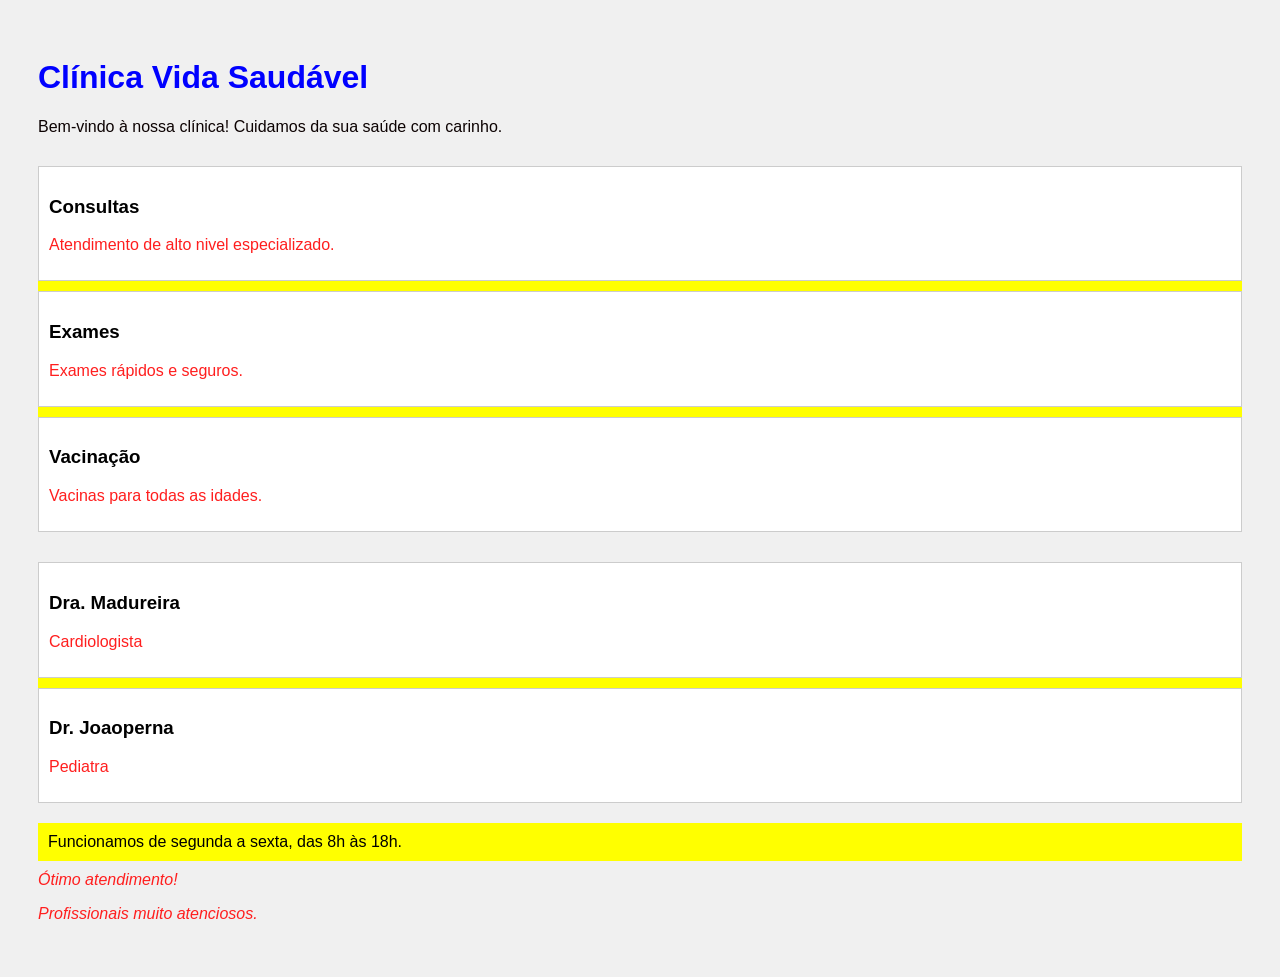
<file: Clinica/index.html>
<!DOCTYPE html>
<html lang="pt-BR">
<head>
    <meta charset="UTF-8">
    <meta name="viewport" content="width=device-width, initial-scale=1.0">
    <title>Clínica Vida Saudável</title>

    <link rel="stylesheet" href="Fonts.css">
</head>
<body>

    <h1 id="titulo-clinica">Clínica Vida Saudável</h1>

    <p class="bemvindo">
        Bem-vindo à nossa clínica! Cuidamos da sua saúde com carinho.
    </p>

    <div id="servicos">

        <div class="servico">
            <h3>Consultas</h3>
            <p>Atendimento de alto nivel especializado.</p>
        </div>

        <div class="servico">
            <h3>Exames</h3>
            <p>Exames rápidos e seguros.</p>
        </div>

        <div class="servico">
            <h3>Vacinação</h3>
            <p>Vacinas para todas as idades.</p>
        </div>

    </div>

    <div id="medicos">

        <div class="medico">
            <h3>Dra. Madureira</h3>
            <p>Cardiologista</p>
        </div>

        <div class="medico">
            <h3>Dr. Joaoperna</h3>
            <p>Pediatra</p>
        </div>

    </div>

    <div id="aviso">
        Funcionamos de segunda a sexta, das 8h às 18h.
    </div>

    <p class="depoimento">
        Ótimo atendimento!
    </p>

    <p class="depoimento">
        Profissionais muito atenciosos.
    </p>
 
</body>
</html>
</file>
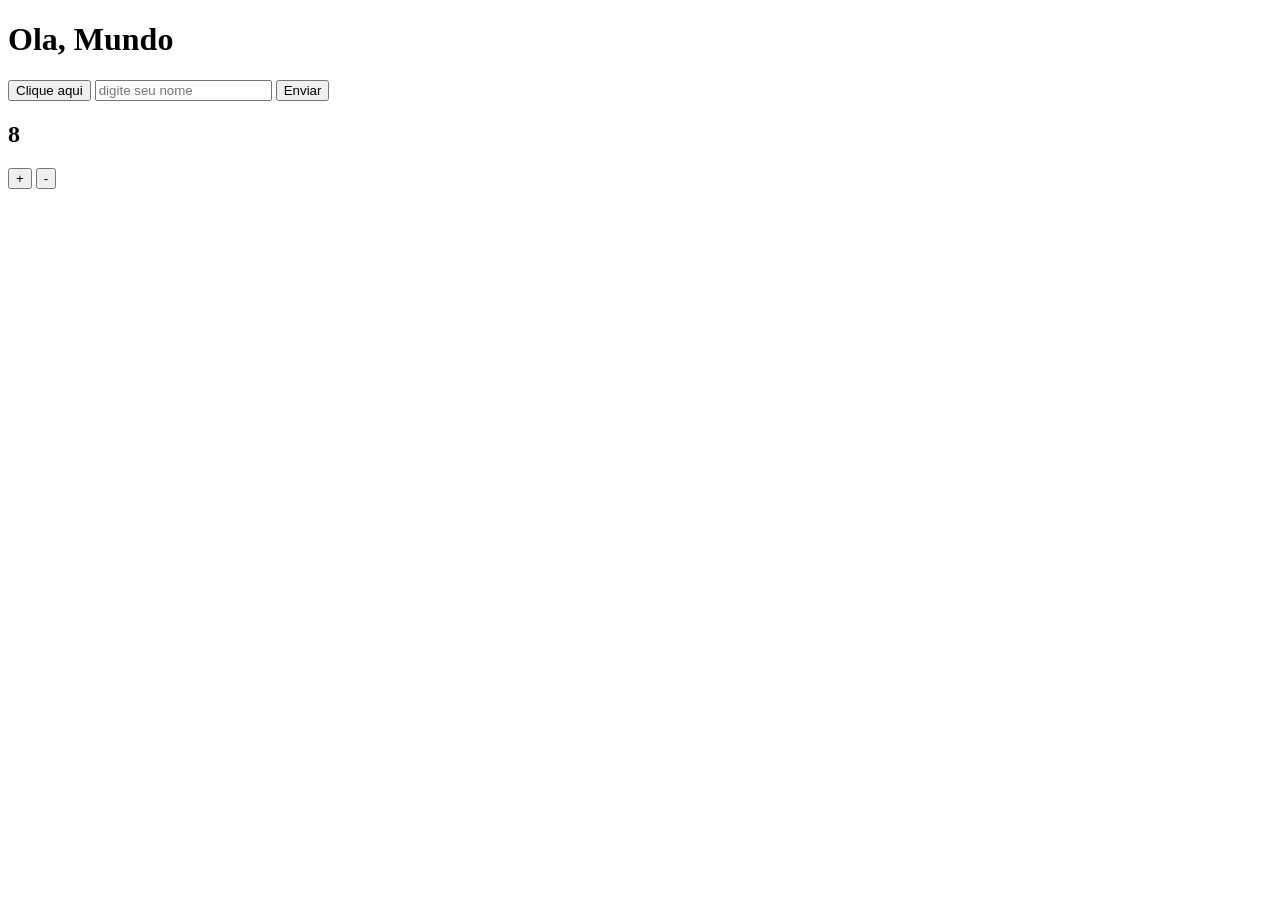
<file: UC15-DOM/index.html>
<!DOCTYPE html>
<html lang="en">
<head>
    <meta charset="UTF-8">
    <meta name="viewport" content="width=device-width, initial-scale=1.0">
    <title>Document</title>
</head>

<body>
  <h1 id="titulo">Ola, Mundo</h1> 
  
  <button onclick="mudarTexto()">Clique aqui</button>

  <script src="Script.js"></script> 
  
  <input id="nome" type="text" placeholder="digite seu nome"> 

  <button onclick="mostrarnome()">Enviar</button>

  <p id="resultado"></p>

  <h2 id="numero">8</h2>

<button onclick="aumentar()">+</button>
<button onclick="diminuir()">-</button>

    

</body>
</html>
</file>
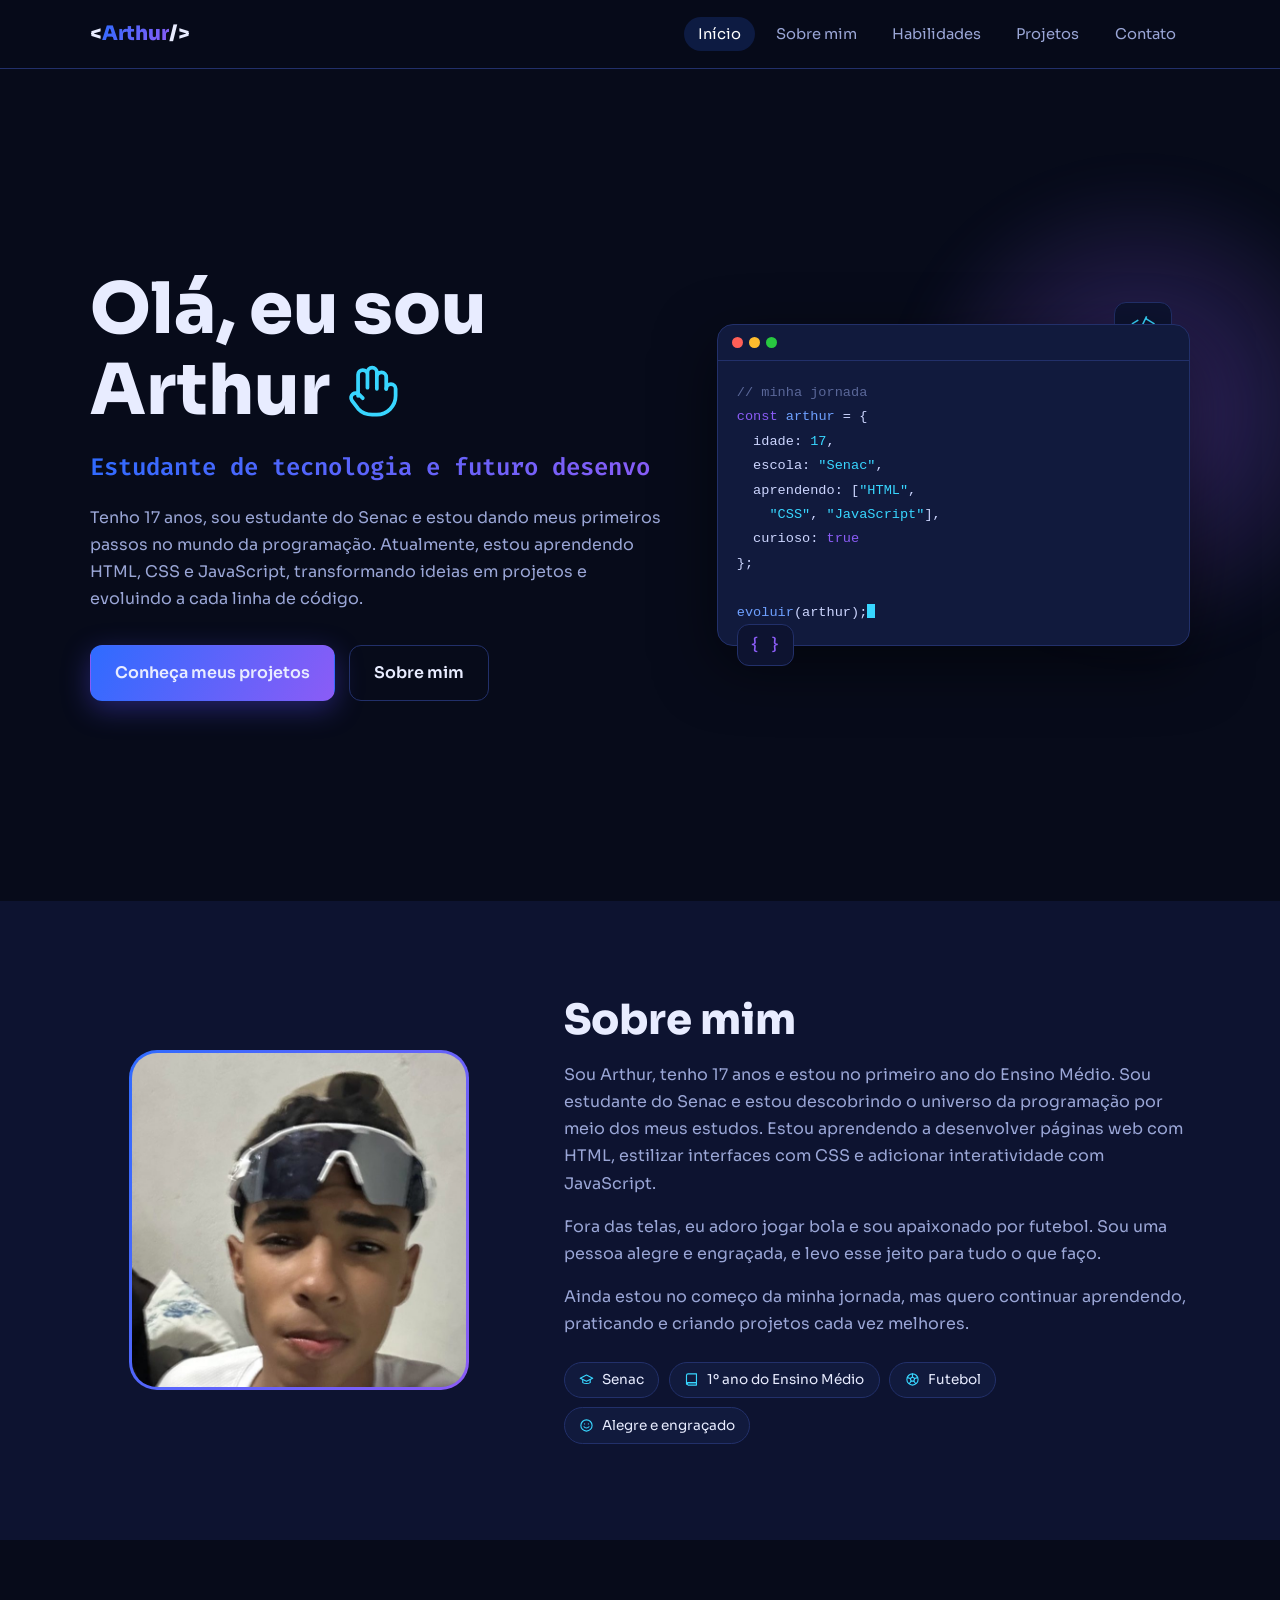
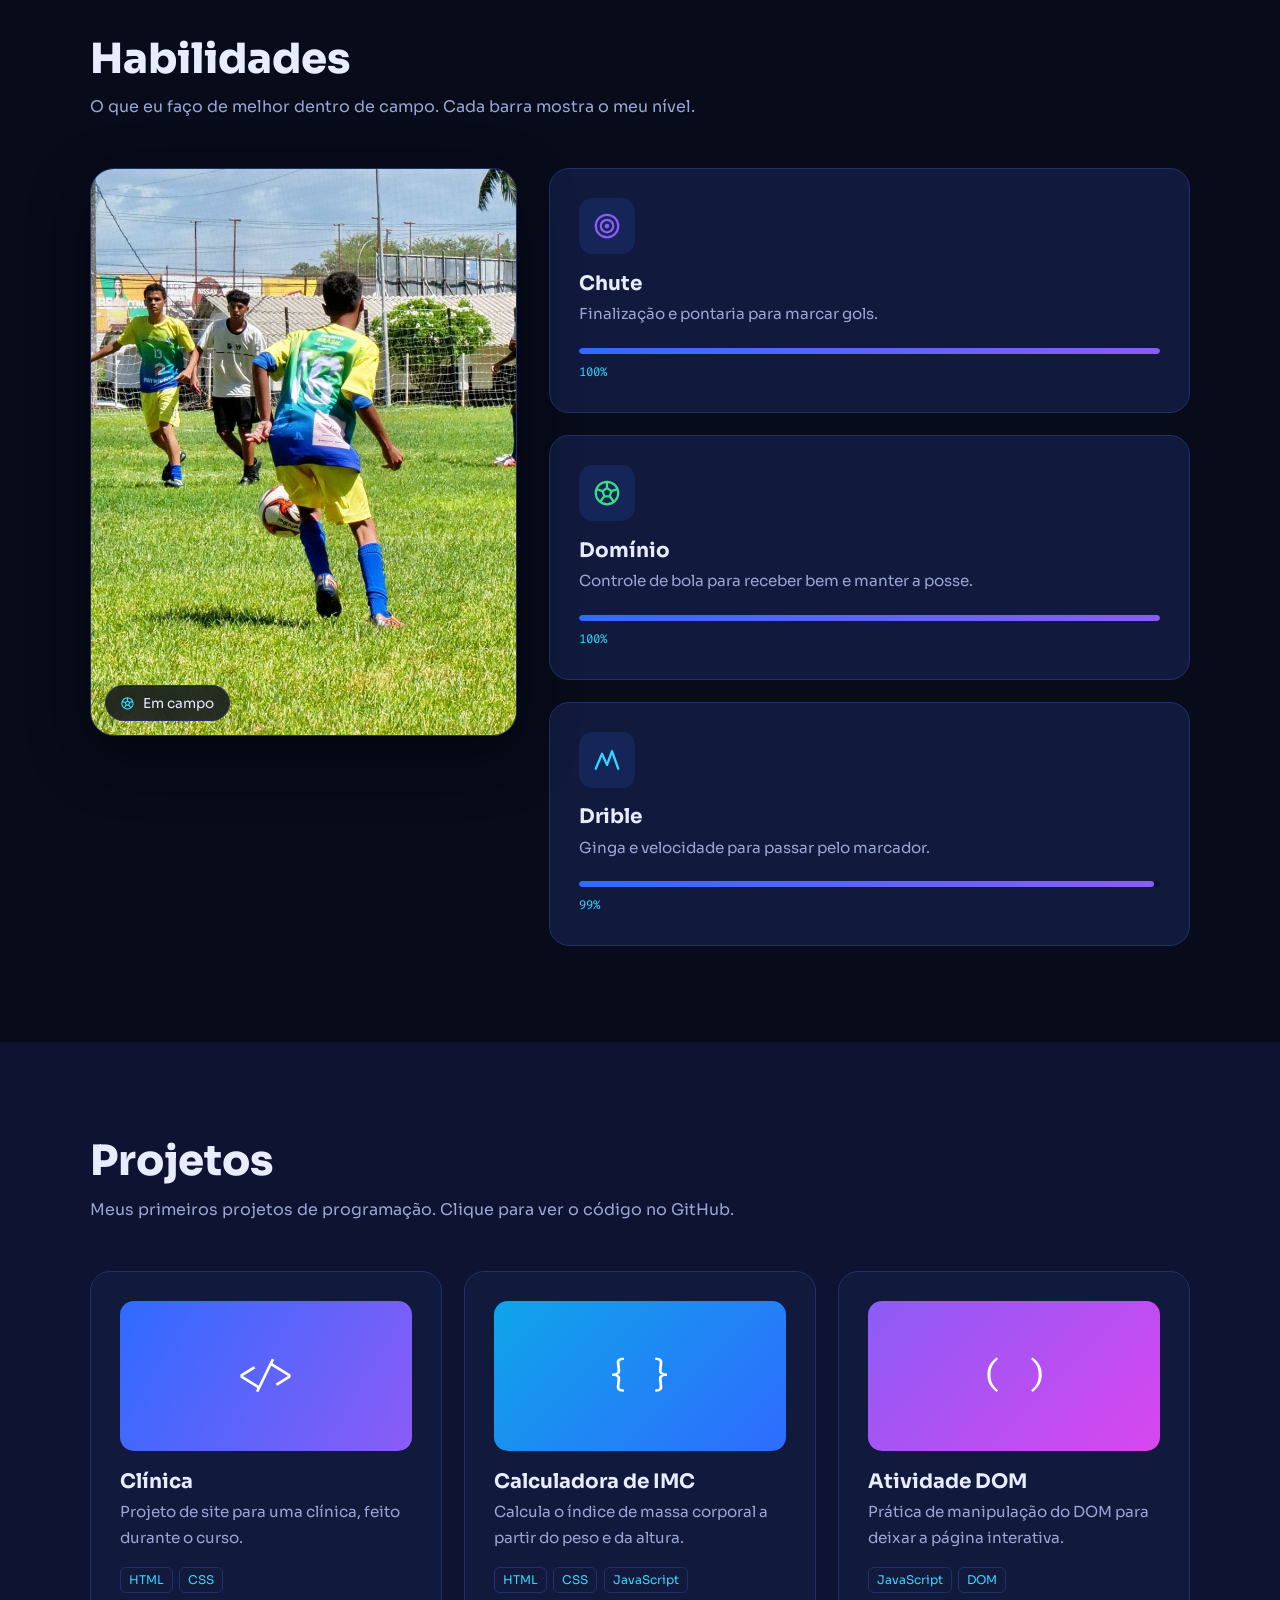
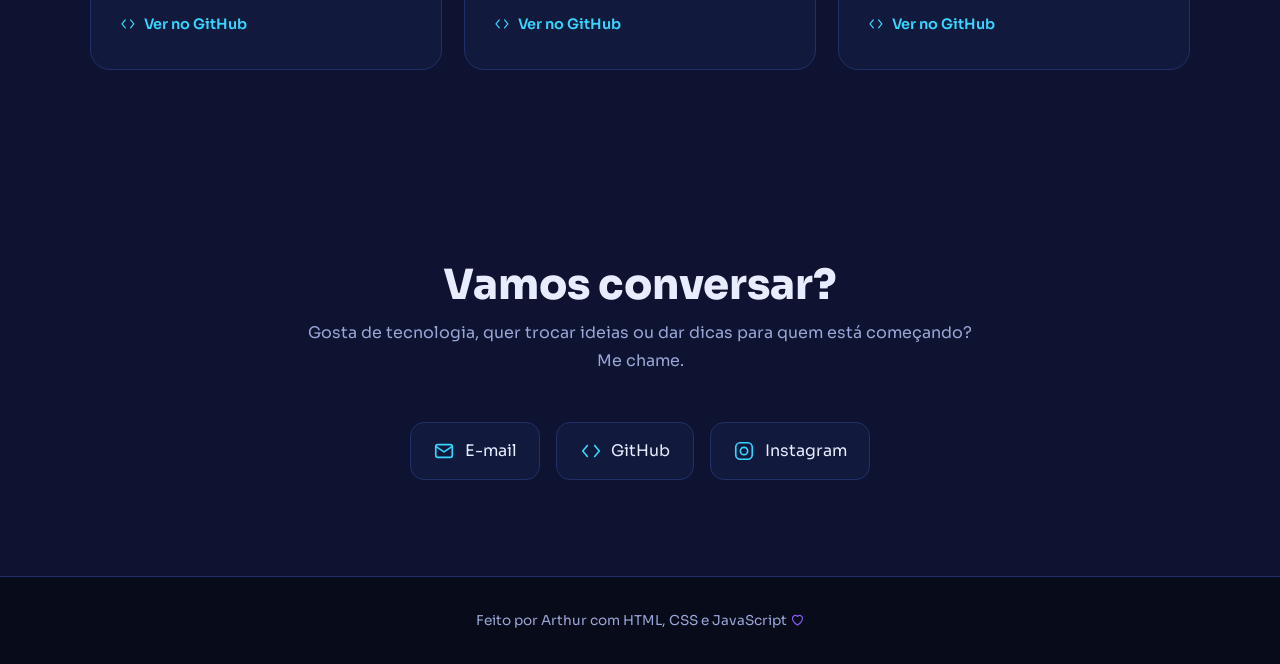
<file: portfolio-arthur/portfolio-arthur/index.html>
<!DOCTYPE html>
<html lang="pt-BR">
<head>
<meta charset="UTF-8">
<meta name="viewport" content="width=device-width, initial-scale=1, viewport-fit=cover">
<title>Arthur | Portfólio</title>
<link rel="preconnect" href="https://fonts.googleapis.com">
<link rel="preconnect" href="https://fonts.gstatic.com" crossorigin>
<link href="https://fonts.googleapis.com/css2?family=Sora:wght@400;600;800&family=Fira+Code:wght@400;500&display=swap" rel="stylesheet">
<link rel="stylesheet" href="style.css">
</head>
<body>
<header>
  <div class="wrap nav">
    <a href="#inicio" class="logo">&lt;<span>Arthur</span>/&gt;</a>
    <button class="burger" aria-label="Abrir menu" aria-expanded="false">
      <svg width="22" height="22" viewBox="0 0 24 24" fill="none" stroke="currentColor" stroke-width="2" stroke-linecap="round"><path d="M4 7h16M4 12h16M4 17h16"/></svg>
    </button>
    <nav aria-label="Principal">
      <ul>
        <li><a href="#inicio">Início</a></li>
        <li><a href="#sobre">Sobre mim</a></li>
        <li><a href="#habilidades">Habilidades</a></li>
        <li><a href="#projetos">Projetos</a></li>
        <li><a href="#contato">Contato</a></li>
      </ul>
    </nav>
  </div>
</header>

<main>
<section class="hero" id="inicio">
  <div class="wrap hero-grid">
    <div>
      <h1>Olá, eu sou Arthur <span class="wave"><svg class="i" viewBox="0 0 24 24" aria-hidden="true"><path d="M18 11V6a2 2 0 0 0-4 0v5M14 10V4a2 2 0 0 0-4 0v6M10 10.500V5a2 2 0 0 0-4 0v9"/><path d="M18 11a2 2 0 1 1 4 0v3a8 8 0 0 1-8 8h-2c-2.800 0-4.500-.9-5.900-2.400L3.400 16a2 2 0 0 1 3.200-2.400L8 15"/></svg></span></h1>
      <div class="role mono" id="typed" aria-label="Estudante de tecnologia e futuro desenvolvedor web.">Estudante de tecnologia e futuro desenvolvedor web.</div>
      <p>Tenho 17 anos, sou estudante do Senac e estou dando meus primeiros passos no mundo da programação. Atualmente, estou aprendendo HTML, CSS e JavaScript, transformando ideias em projetos e evoluindo a cada linha de código.</p>
      <div class="btns">
        <a class="btn primary" href="#projetos">Conheça meus projetos</a>
        <a class="btn ghost" href="#sobre">Sobre mim</a>
      </div>
    </div>
    <div style="position:relative" aria-hidden="true">
      <span class="float-tag t1">&lt;/&gt;</span>
      <div class="code mono">
        <div class="dots"><i></i><i></i><i></i></div>
<pre><span class="c">// minha jornada</span>
<span class="k">const</span> <span class="f">arthur</span> = {
  idade: <span class="s">17</span>,
  escola: <span class="s">"Senac"</span>,
  aprendendo: [<span class="s">"HTML"</span>,
    <span class="s">"CSS"</span>, <span class="s">"JavaScript"</span>],
  curioso: <span class="k">true</span>
};

<span class="f">evoluir</span>(arthur);<span class="caret"></span></pre>
      </div>
      <span class="float-tag t2">{ }</span>
    </div>
  </div>
</section>

<section class="about" id="sobre">
  <div class="wrap about-grid">
    <div class="photo rv">
      <img src="img/arthur.jpg" alt="Foto de Arthur">
    </div>
    <div class="rv">
      <h2>Sobre mim</h2>
      <p>Sou Arthur, tenho 17 anos e estou no primeiro ano do Ensino Médio. Sou estudante do Senac e estou descobrindo o universo da programação por meio dos meus estudos. Estou aprendendo a desenvolver páginas web com HTML, estilizar interfaces com CSS e adicionar interatividade com JavaScript.</p>
      <p>Fora das telas, eu adoro jogar bola e sou apaixonado por futebol. Sou uma pessoa alegre e engraçada, e levo esse jeito para tudo o que faço.</p>
      <p>Ainda estou no começo da minha jornada, mas quero continuar aprendendo, praticando e criando projetos cada vez melhores.</p>
      <div class="facts">
        <span><svg class="i" viewBox="0 0 24 24" aria-hidden="true"><path d="M22 10L12 5 2 10l10 5 10-5z"/><path d="M6 12v5c3 2 9 2 12 0v-5"/></svg>Senac</span>
        <span><svg class="i" viewBox="0 0 24 24" aria-hidden="true"><path d="M4 19.500A2.500 2.500 0 0 1 6.500 17H20V3H6.500A2.500 2.500 0 0 0 4 5.500z"/><path d="M6.500 17H20v4H6.500A2.500 2.500 0 0 1 6.500 17z"/></svg>1º ano do Ensino Médio</span>
        <span><svg class="i" viewBox="0 0 24 24" aria-hidden="true"><circle cx="12" cy="12" r="9"/><path d="M12 8l3.500 2.500-1.300 4.100H9.800L8.500 10.500z"/><path d="M12 3v5M15.500 10.500L20 9M14.200 14.600l2.800 3.800M9.800 14.600L7 18.400M8.500 10.500L4 9"/></svg>Futebol</span>
        <span><svg class="i" viewBox="0 0 24 24" aria-hidden="true"><circle cx="12" cy="12" r="9"/><path d="M8 14c1 1.500 2.300 2 4 2s3-.5 4-2"/><path d="M9 9.500h.01M15 9.500h.01"/></svg>Alegre e engraçado</span>
      </div>
    </div>
  </div>
</section>

<section id="habilidades">
  <div class="wrap">
    <h2 class="rv">Habilidades</h2>
    <p class="sub rv">O que eu faço de melhor dentro de campo. Cada barra mostra o meu nível.</p>
    <div class="skills-layout">
      <figure class="play rv">
        <img src="img/arthur-jogando.jpg" alt="Arthur jogando futebol em campo">
        <figcaption><svg class="i" viewBox="0 0 24 24" aria-hidden="true"><circle cx="12" cy="12" r="9"/><path d="M12 8l3.500 2.500-1.300 4.100H9.800L8.500 10.500z"/><path d="M12 3v5M15.500 10.500L20 9M14.200 14.600l2.800 3.800M9.800 14.600L7 18.400M8.500 10.500L4 9"/></svg>Em campo</figcaption>
      </figure>
      <div class="grid">
        <article class="card rv">
          <div class="ico"><svg viewBox="0 0 24 24" fill="none" stroke="#8b5cf6" stroke-width="1.8" stroke-linecap="round" stroke-linejoin="round"><circle cx="12" cy="12" r="9"/><circle cx="12" cy="12" r="5"/><circle cx="12" cy="12" r="1"/></svg></div>
          <h3>Chute</h3><p>Finalização e pontaria para marcar gols.</p>
          <div class="bar"><i data-w="100%" style="--w:100%"></i></div><div class="lvl mono">100%</div>
        </article>
        <article class="card rv">
          <div class="ico"><svg viewBox="0 0 24 24" fill="none" stroke="#3ddc84" stroke-width="1.8" stroke-linecap="round" stroke-linejoin="round"><circle cx="12" cy="12" r="9"/><path d="M12 8l3.500 2.500-1.300 4.100H9.800L8.500 10.500z"/><path d="M12 3v5M15.500 10.500L20 9M14.200 14.600l2.800 3.800M9.800 14.600L7 18.400M8.500 10.500L4 9"/></svg></div>
          <h3>Domínio</h3><p>Controle de bola para receber bem e manter a posse.</p>
          <div class="bar"><i data-w="100%" style="--w:100%"></i></div><div class="lvl mono">100%</div>
        </article>
        <article class="card rv">
          <div class="ico"><svg viewBox="0 0 24 24" fill="none" stroke="#38d6ff" stroke-width="1.8" stroke-linecap="round" stroke-linejoin="round"><path d="M3 19l5-12 4 9 4-11 5 14"/></svg></div>
          <h3>Drible</h3><p>Ginga e velocidade para passar pelo marcador.</p>
          <div class="bar"><i data-w="99%" style="--w:99%"></i></div><div class="lvl mono">99%</div>
        </article>
      </div>
    </div>
  </div>
</section>

<section id="projetos" style="background:var(--bg2)">
  <div class="wrap">
    <h2 class="rv">Projetos</h2>
    <p class="sub rv">Meus primeiros projetos de programação. Clique para ver o código no GitHub.</p>
    <div class="grid">
      <article class="card rv">
        <div class="thumb ">&lt;/&gt;</div>
        <h3>Clínica</h3>
        <p>Projeto de site para uma clínica, feito durante o curso.</p>
        <div class="tags"><span>HTML</span><span>CSS</span></div>
        <a class="repo" href="https://github.com/arthurg151617-creator/arthur/tree/main/Clinica" target="_blank" rel="noopener"><svg class="i" viewBox="0 0 24 24" aria-hidden="true"><path d="M8 18l-5-6 5-6M16 6l5 6-5 6"/></svg>Ver no GitHub</a>
      </article>
      <article class="card rv">
        <div class="thumb b">{ }</div>
        <h3>Calculadora de IMC</h3>
        <p>Calcula o índice de massa corporal a partir do peso e da altura.</p>
        <div class="tags"><span>HTML</span><span>CSS</span><span>JavaScript</span></div>
        <a class="repo" href="https://github.com/arthurg151617-creator/arthur/tree/main/uc15-calculadoraIMC" target="_blank" rel="noopener"><svg class="i" viewBox="0 0 24 24" aria-hidden="true"><path d="M8 18l-5-6 5-6M16 6l5 6-5 6"/></svg>Ver no GitHub</a>
      </article>
      <article class="card rv">
        <div class="thumb c">( )</div>
        <h3>Atividade DOM</h3>
        <p>Prática de manipulação do DOM para deixar a página interativa.</p>
        <div class="tags"><span>JavaScript</span><span>DOM</span></div>
        <a class="repo" href="https://github.com/arthurg151617-creator/arthur/tree/main/Atividade%20DOM" target="_blank" rel="noopener"><svg class="i" viewBox="0 0 24 24" aria-hidden="true"><path d="M8 18l-5-6 5-6M16 6l5 6-5 6"/></svg>Ver no GitHub</a>
      </article>
    </div>
  </div>
</section>

<section class="contact" id="contato">
  <div class="wrap">
    <h2 class="rv">Vamos conversar?</h2>
    <p class="sub rv">Gosta de tecnologia, quer trocar ideias ou dar dicas para quem está começando? Me chame.</p>
    <div class="links rv">
      <a href="mailto:arthurg151617@gmail.com"><svg viewBox="0 0 24 24" fill="none" stroke-width="1.8" stroke-linecap="round" stroke-linejoin="round"><rect x="3" y="5" width="18" height="14" rx="2"/><path d="M3 7l9 6 9-6"/></svg>E-mail</a>
      <a href="https://github.com/arthurg151617-creator" target="_blank" rel="noopener"><svg viewBox="0 0 24 24" fill="none" stroke-width="1.8" stroke-linecap="round" stroke-linejoin="round"><path d="M8 18l-5-6 5-6M16 6l5 6-5 6"/></svg>GitHub</a>
      <a href="https://www.instagram.com/arthuur.g__" target="_blank" rel="noopener"><svg viewBox="0 0 24 24" fill="none" stroke-width="1.8" stroke-linecap="round" stroke-linejoin="round"><rect x="3" y="3" width="18" height="18" rx="5"/><circle cx="12" cy="12" r="4"/></svg>Instagram</a>
    </div>
  </div>
</section>
</main>
<footer>Feito por Arthur com HTML, CSS e JavaScript <svg class="i" viewBox="0 0 24 24" aria-hidden="true" style="color:var(--purple)"><path d="M12 21s-8-5-8-11a4.500 4.500 0 0 1 8-2.800A4.500 4.500 0 0 1 20 10c0 6-8 11-8 11z"/></svg></footer>

<script src="script.js"></script>
</body>
</html>
</file>
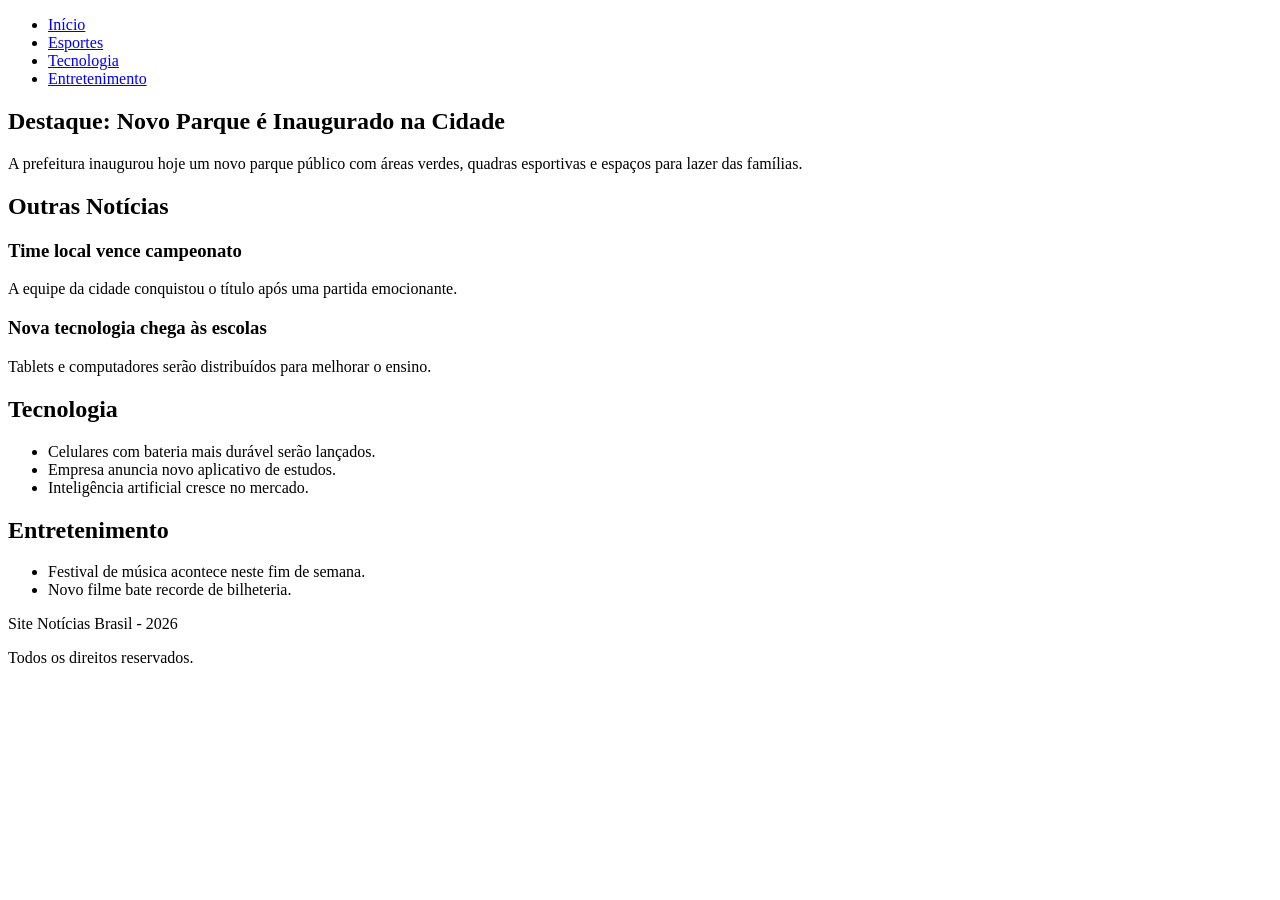
<file: Atividade html/índex.html>
<!DOCTYPE html>
<html lang="pt-BR">
<head>
    <meta charset="UTF-8">
    <meta name="viewport" content="width=device-width, initial-scale=1.0">
    <title>Página de Notícias</title>
</head>
<body>

    <nav>
        <ul>
            <li><a href="#">Início</a></li>
            <li><a href="#">Esportes</a></li>
            <li><a href="#">Tecnologia</a></li>
            <li><a href="#">Entretenimento</a></li>
        </ul>
    </nav>

    <main>

        <section>
            <h1>Destaque: Novo Parque é Inaugurado na Cidade</h1>
            <p>
                A prefeitura inaugurou hoje um novo parque público com áreas verdes,
                quadras esportivas e espaços para lazer das famílias.
            </p>
        </section>

        <section>
            <h2>Outras Notícias</h2>

            <article>
                <h3>Time local vence campeonato</h3>
                <p>
                    A equipe da cidade conquistou o título após uma partida emocionante.
                </p> 
                </article>

            <article>
                <h3>Nova tecnologia chega às escolas</h3>
                <p>
                    Tablets e computadores serão distribuídos para melhorar o ensino.
                </p>
            </article>
        </section>

        <section>
            <h2>Tecnologia</h2>
            <ul>
                <li>Celulares com bateria mais durável serão lançados.</li>
                <li>Empresa anuncia novo aplicativo de estudos.</li>
                <li>Inteligência artificial cresce no mercado.</li>
            </ul>
        </section> 
        <section>
            <h2>Entretenimento</h2>
            <ul>
                <li>Festival de música acontece neste fim de semana.</li>
                <li>Novo filme bate recorde de bilheteria.</li>
            </ul>
        </section>

    </main>

    <footer>
        <p>Site Notícias Brasil - 2026</p>
        <p>Todos os direitos reservados.</p>
    </footer>

</body>
</html>
</file>
<file: Clinica/Fonts.css>
body {
    font-family: Arial;
    background-color: #f0f0f0;
    padding: 30px;
}

#titulo-clinica {
    color: darkblue;
}

.bemvindo {
    color: #0c0202;
}

#servicos, #medicos {
    margin-top: 30px;
}

.servico, .medico {
    background-color: white;
    padding: 10px;
    margin-bottom: 10px;
    border: 1px solid #ccc;
}

#aviso {
    background-color: yellow;
    padding: 10px;
    margin-top: 20px;
}

.depoimento {
    font-style: italic;
    margin-top: 10px;
}    

body {
    background-color: rgb(240, 240, 240);
    color: rgb(0, 0, 0);
}

#titulo-clinica {
    color: rgb(0, 0, 255);
}

p {
    color: rgb(255, 30, 30);
}

div {
    background-color: rgb(255, 255, 0);
}
</file>
<file: portfolio-arthur/portfolio-arthur/style.css>
:root{
  color-scheme:dark;
  --bg:#070b1a;--bg2:#0d1330;--card:#111a3d;--line:#22306a;
  --text:#e8ecff;--muted:#9aa6d6;--blue:#2f6bff;--purple:#8b5cf6;--cyan:#38d6ff;
  --grad:linear-gradient(120deg,var(--blue),var(--purple));
  box-sizing:border-box;padding-top:env(safe-area-inset-top,0px);padding-bottom:env(safe-area-inset-bottom,0px);
}
*,*::before,*::after{box-sizing:inherit}
html{scroll-behavior:smooth;scroll-padding-top:calc(80px + env(safe-area-inset-top,0px))}
body{margin:0;background:var(--bg);color:var(--text);font-family:'Sora',system-ui,sans-serif;line-height:1.7;overflow-x:hidden}
body::before{content:"";position:fixed;inset:0 0 auto;height:env(safe-area-inset-top,0px);background:var(--bg);z-index:60}
a{color:inherit;text-decoration:none}
:focus-visible{outline:2px solid var(--cyan);outline-offset:3px;border-radius:6px}
.wrap{width:min(1100px,100% - 2.5rem);margin-inline:auto}
section{padding:96px 0}
h1,h2,h3{line-height:1.15;margin:0}
h2{font-size:clamp(1.8rem,4vw,2.6rem);font-weight:800;margin-bottom:.6rem}
.sub{color:var(--muted);max-width:56ch;margin:0 0 3rem}
.mono{font-family:'Fira Code',ui-monospace,monospace}

/* header */
header{position:sticky;top:env(safe-area-inset-top,0px);z-index:50;background:rgba(7,11,26,.8);backdrop-filter:blur(14px);border-bottom:1px solid var(--line)}
.nav{display:flex;align-items:center;justify-content:space-between;height:68px}
.logo{font-weight:800;font-size:1.25rem}
.logo span{background:var(--grad);-webkit-background-clip:text;background-clip:text;color:transparent}
nav ul{display:flex;gap:.4rem;list-style:none;margin:0;padding:0}
nav a{padding:.5rem .9rem;border-radius:999px;color:var(--muted);font-size:.92rem;transition:.25s}
nav a:hover,nav a.on{color:#fff;background:rgba(47,107,255,.18)}
.burger{display:none;background:none;border:1px solid var(--line);color:var(--text);border-radius:10px;width:44px;height:44px;cursor:pointer}
@media(max-width:760px){
  .burger{display:grid;place-items:center}
  nav ul{position:absolute;top:68px;left:0;right:0;flex-direction:column;background:var(--bg2);padding:1rem 1.25rem;border-bottom:1px solid var(--line);display:none}
  nav ul.open{display:flex}
}

/* hero */
.hero{min-height:calc(100vh - 68px);display:flex;align-items:center;position:relative;padding:60px 0}
.hero::before{content:"";position:absolute;width:520px;height:520px;right:-120px;top:10%;background:radial-gradient(circle,rgba(139,92,246,.35),transparent 65%);filter:blur(20px);pointer-events:none}
.hero-grid{display:grid;grid-template-columns:1.1fr .9fr;gap:3rem;align-items:center;position:relative}
.hero h1{font-size:clamp(2.4rem,6.5vw,4.4rem);font-weight:800}
.hero h1 .wave{display:inline-block;animation:wave 2.4s ease-in-out 1}
@keyframes wave{0%,100%{transform:rotate(0)}20%{transform:rotate(18deg)}40%{transform:rotate(-8deg)}60%{transform:rotate(14deg)}}
.role{font-size:clamp(1.1rem,2.4vw,1.5rem);margin:1rem 0;background:var(--grad);-webkit-background-clip:text;background-clip:text;color:transparent;font-weight:600}
.hero p{color:var(--muted);max-width:52ch}
.btns{display:flex;flex-wrap:wrap;gap:.9rem;margin-top:2rem}
.btn{padding:.85rem 1.5rem;border-radius:12px;font-weight:600;border:1px solid var(--line);transition:transform .25s,box-shadow .25s,background .25s;display:inline-block}
.btn.primary{background:var(--grad);border-color:transparent;box-shadow:0 8px 28px rgba(79,70,229,.4)}
.btn:hover{transform:translateY(-3px)}
.btn.ghost:hover{background:rgba(47,107,255,.15)}
.code{background:var(--card);border:1px solid var(--line);border-radius:16px;box-shadow:0 20px 60px rgba(0,0,0,.5);font-size:.85rem;position:relative;animation:float 6s ease-in-out infinite}
@keyframes float{50%{transform:translateY(-12px)}}
.dots{display:flex;gap:6px;padding:12px 14px;border-bottom:1px solid var(--line)}
.dots i{width:11px;height:11px;border-radius:50%;background:#ff5f57}.dots i:nth-child(2){background:#febc2e}.dots i:nth-child(3){background:#28c840}
.code pre{margin:0;padding:1.2rem;overflow-x:auto;color:#cdd6ff;line-height:1.8}
.k{color:var(--purple)}.s{color:var(--cyan)}.f{color:#6ea0ff}.c{color:#5a6799}
.caret{display:inline-block;width:8px;height:1em;background:var(--cyan);vertical-align:-2px;animation:blink 1s steps(1) infinite}
@keyframes blink{50%{opacity:0}}
.float-tag{position:absolute;font-family:'Fira Code',monospace;font-weight:500;color:var(--cyan);background:var(--bg2);border:1px solid var(--line);border-radius:12px;padding:.4rem .8rem}
.t1{top:-22px;right:18px}.t2{bottom:-20px;left:20px;color:var(--purple)}
@media(max-width:860px){.hero-grid{grid-template-columns:1fr}.hero{min-height:auto}}

/* about */
.about{background:var(--bg2)}
.about-grid{display:grid;grid-template-columns:.8fr 1.2fr;gap:3.5rem;align-items:center}
.photo{aspect-ratio:1;max-width:340px;width:100%;margin-inline:auto;border-radius:28px;background:var(--grad);padding:3px;transform:rotate(-3deg);transition:transform .4s}
.photo:hover{transform:rotate(0)}
.photo div{width:100%;height:100%;border-radius:25px;background:var(--card);display:grid;place-items:center;text-align:center;color:var(--muted);font-size:.85rem;padding:1rem}
.photo svg{width:64px;margin-bottom:.5rem;stroke:var(--cyan)}
.about p{color:var(--muted)}
.facts{display:flex;flex-wrap:wrap;gap:.6rem;margin-top:1.5rem}
.facts span{border:1px solid var(--line);border-radius:999px;padding:.35rem .9rem;font-size:.85rem;background:var(--card)}
@media(max-width:860px){.about-grid{grid-template-columns:1fr}}

/* cards */
.grid{display:grid;grid-template-columns:repeat(auto-fit,minmax(260px,1fr));gap:1.4rem}
.card{background:var(--card);border:1px solid var(--line);border-radius:20px;padding:1.8rem;transition:transform .3s,border-color .3s,box-shadow .3s}
.card:hover{transform:translateY(-6px);border-color:var(--blue);box-shadow:0 16px 40px rgba(47,107,255,.2)}
.ico{width:56px;height:56px;border-radius:14px;display:grid;place-items:center;background:rgba(47,107,255,.14);margin-bottom:1.1rem}
.ico svg{width:30px;height:30px}
.card h3{font-size:1.25rem;margin-bottom:.4rem}
.card p{color:var(--muted);margin:0;font-size:.95rem}
.bar{margin-top:1.3rem;height:6px;background:#0a1030;border-radius:99px;overflow:hidden}
.bar i{display:block;height:100%;width:0;background:var(--grad);border-radius:99px;transition:width 1.4s cubic-bezier(.2,.8,.2,1)}
.lvl{font-size:.78rem;color:var(--cyan);margin-top:.5rem}
.note{margin-top:2rem;color:var(--muted);font-size:.9rem}

/* projects */
.thumb{height:150px;border-radius:14px;margin-bottom:1.2rem;display:grid;place-items:center;font-size:2.2rem;font-family:'Fira Code',monospace;color:#fff;background:var(--grad);position:relative;overflow:hidden}
.thumb.b{background:linear-gradient(135deg,#0ea5e9,var(--blue))}.thumb.c{background:linear-gradient(135deg,var(--purple),#d946ef)}
.tags{display:flex;gap:.4rem;flex-wrap:wrap;margin-top:1rem}
.tags span{font-size:.75rem;color:var(--cyan);border:1px solid var(--line);border-radius:6px;padding:.1rem .5rem}
.status{display:inline-block;font-size:.75rem;margin-bottom:.6rem;color:var(--muted)}

/* contact */
.contact{text-align:center;background:var(--bg2)}
.contact .sub{margin-inline:auto}
.links{display:flex;flex-wrap:wrap;gap:1rem;justify-content:center}
.links a{display:flex;align-items:center;gap:.6rem;background:var(--card);border:1px solid var(--line);border-radius:14px;padding:.9rem 1.4rem;transition:.25s}
.links a:hover{border-color:var(--purple);transform:translateY(-3px)}
.links svg{width:22px;height:22px;stroke:var(--cyan)}
footer{padding:2rem 0;text-align:center;color:var(--muted);font-size:.85rem;border-top:1px solid var(--line)}

.i{width:1.1em;height:1.1em;vertical-align:-.18em;stroke:currentColor;fill:none;stroke-width:1.8;stroke-linecap:round;stroke-linejoin:round}
.facts span{display:inline-flex;align-items:center;gap:.5rem}.facts .i,.status .i,.note .i{color:var(--cyan)}
.hero h1 .i{width:.8em;height:.8em;color:var(--cyan);stroke-width:1.6;vertical-align:-.08em}
.status{display:inline-flex;align-items:center;gap:.4rem}
.rv{opacity:0;transform:translateY(24px);transition:opacity .7s,transform .7s}
.rv.in{opacity:1;transform:none}
@media(prefers-reduced-motion:reduce){*{animation:none!important;transition:none!important}.rv{opacity:1;transform:none}.bar i{width:var(--w)!important}html{scroll-behavior:auto}}

/* foto de perfil */
.photo img{width:100%;height:100%;object-fit:cover;border-radius:25px;display:block}

/* habilidades com foto */
.skills-layout{display:grid;grid-template-columns:minmax(0,.8fr) minmax(0,1.2fr);gap:2rem;align-items:start}
.skills-layout .grid{grid-template-columns:1fr}
.play{margin:0;position:relative;border-radius:24px;overflow:hidden;border:1px solid var(--line);box-shadow:0 20px 60px rgba(0,0,0,.45)}
.play img{width:100%;display:block}
.play figcaption{position:absolute;left:14px;bottom:14px;display:inline-flex;align-items:center;gap:.5rem;background:rgba(7,11,26,.8);backdrop-filter:blur(8px);border:1px solid var(--line);border-radius:999px;padding:.35rem .9rem;font-size:.85rem}
.play figcaption .i{color:var(--cyan)}
@media(max-width:860px){.skills-layout{grid-template-columns:1fr}}

/* link do projeto */
.repo{display:inline-flex;align-items:center;gap:.5rem;margin-top:1.2rem;color:var(--cyan);font-weight:600;font-size:.9rem}
.repo:hover{text-decoration:underline}
</file>
